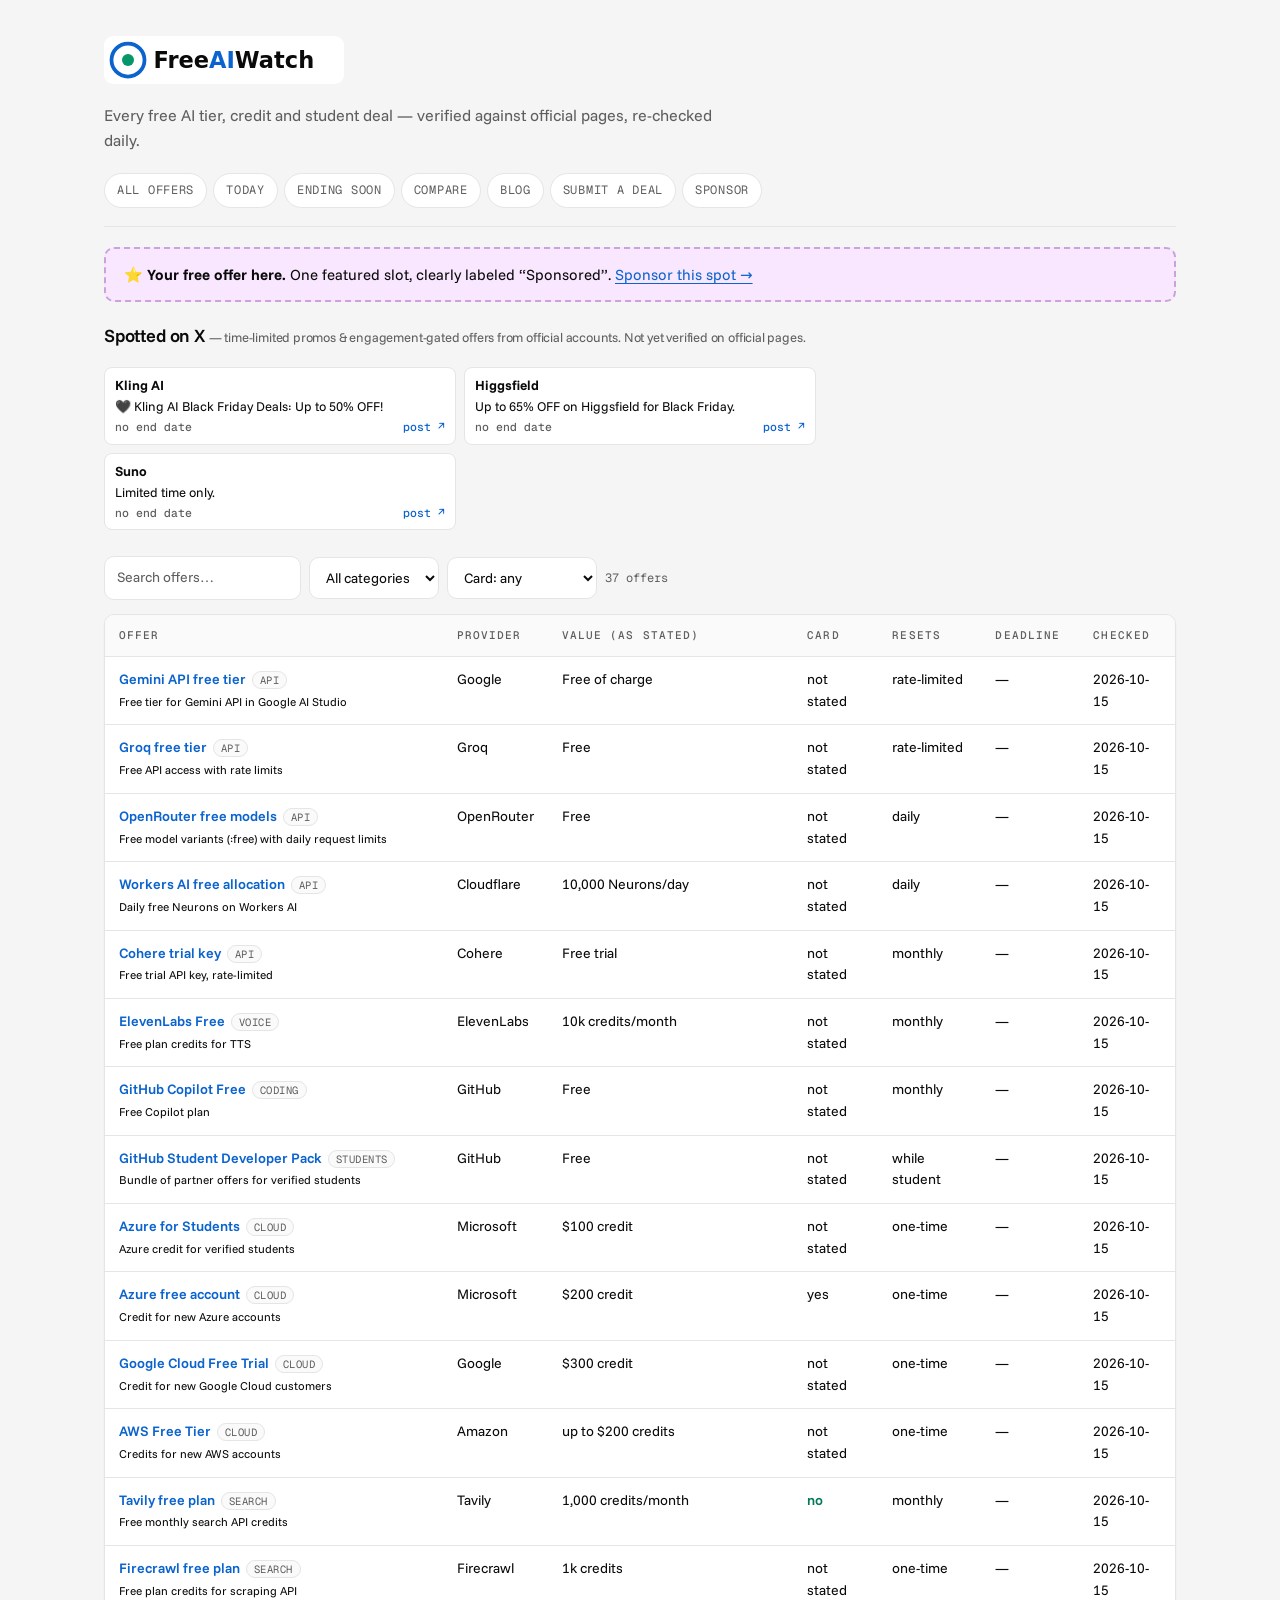
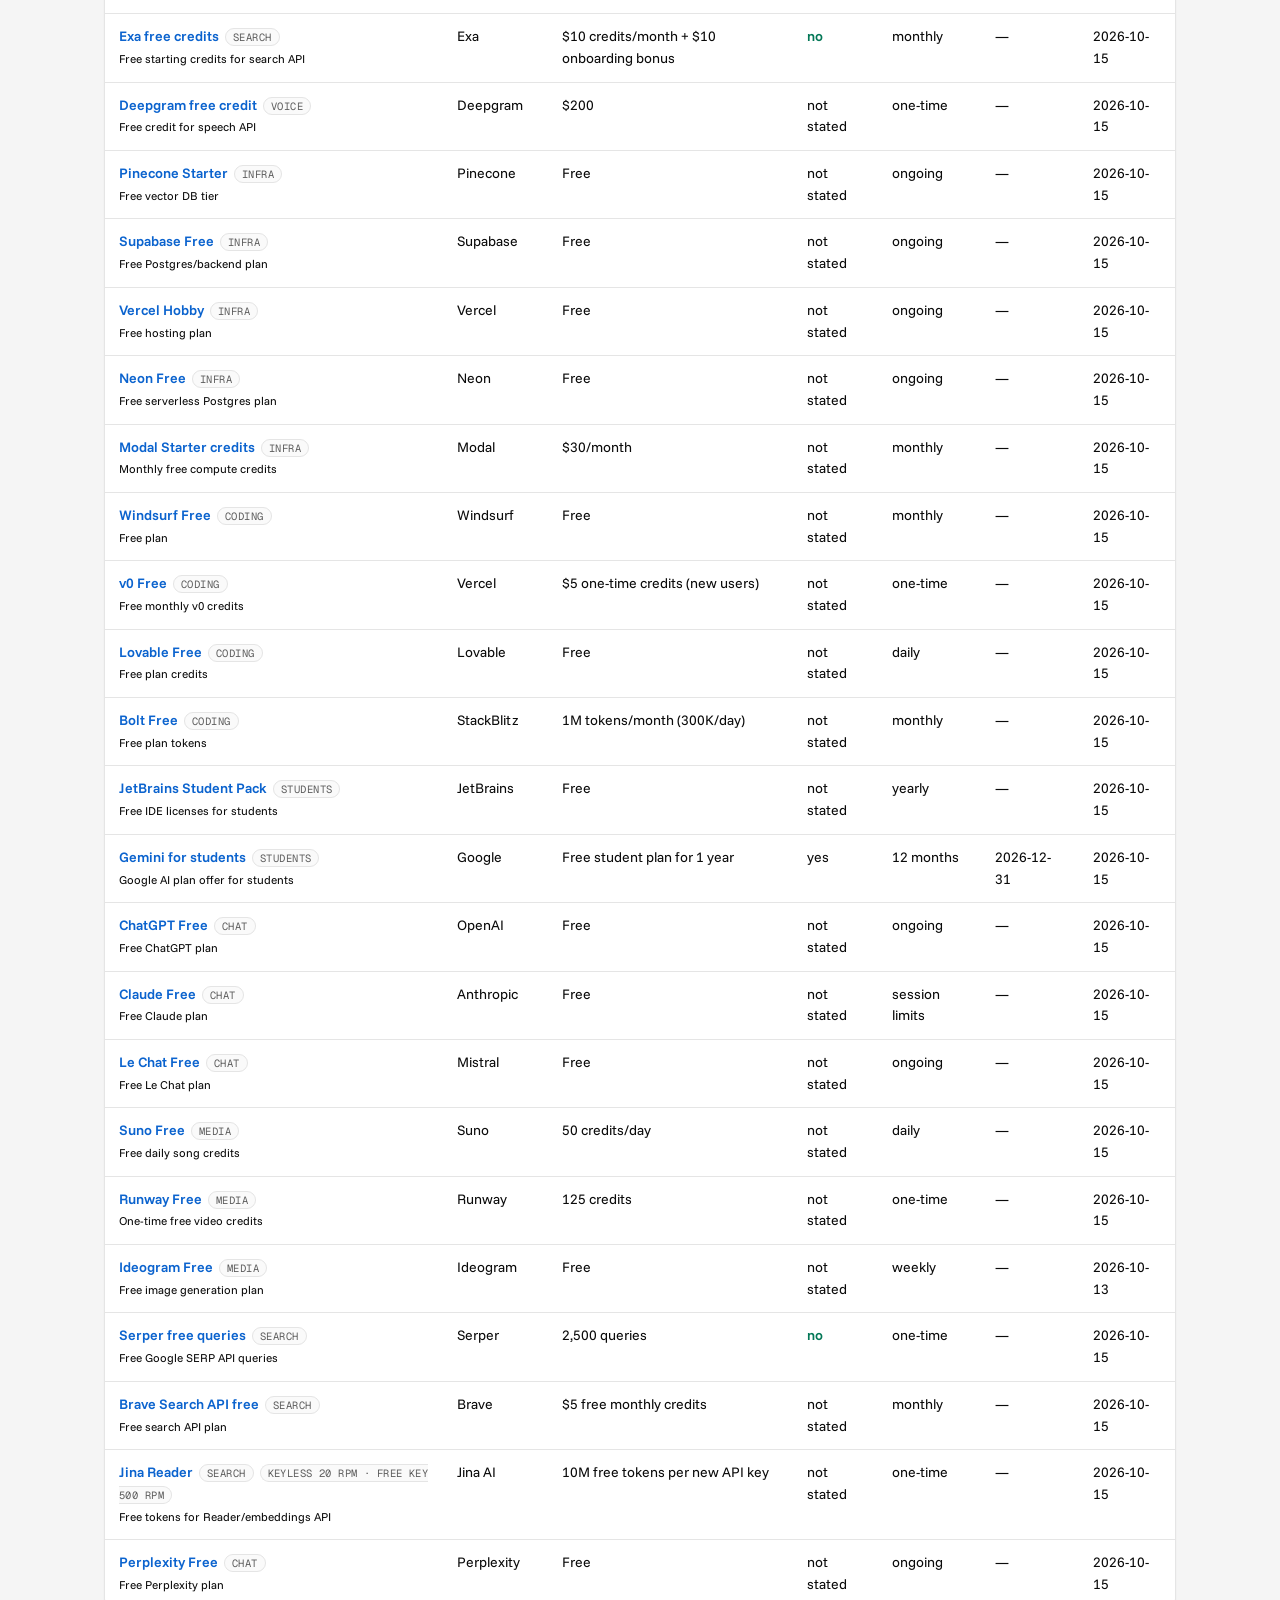
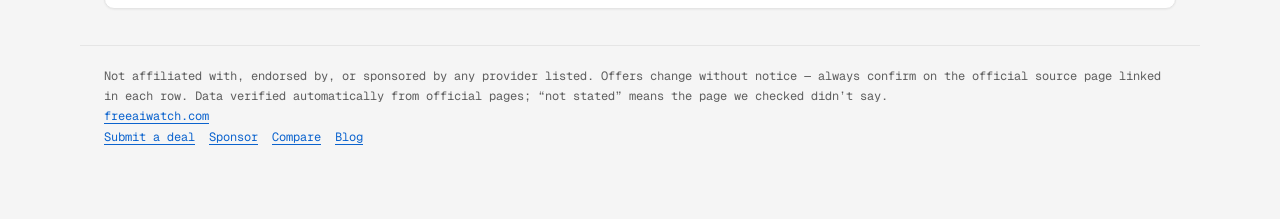
<file: index.html>
<!doctype html><html lang="en"><head><meta charset="utf-8"><meta name="viewport" content="width=device-width,initial-scale=1">
<title>FreeAIWatch — every free AI tier, credit & deal, checked daily</title>
<meta name="description" content="Every free AI tier, API credit and student deal, verified against official pages and re-checked daily.">
<link rel="icon" href="/site/favicon.svg" type="image/svg+xml"><link rel="canonical" href="https://freeaiwatch.com/">
<meta property="og:type" content="website"><meta property="og:url" content="https://freeaiwatch.com/"><meta property="og:title" content="FreeAIWatch — free AI, checked daily">
<meta property="og:description" content="Every free AI tier, API credit and student deal, verified against official pages and re-checked daily."><meta property="og:image" content="https://freeaiwatch.com/site/og.png">
<meta name="twitter:card" content="summary_large_image"><meta name="twitter:image" content="https://freeaiwatch.com/site/og.png"><link rel="preconnect" href="https://fonts.googleapis.com"><link rel="preconnect" href="https://fonts.gstatic.com" crossorigin><link rel="stylesheet" href="https://fonts.googleapis.com/css2?family=Funnel+Sans:wght@400;500;600;700&family=Geist+Mono:wght@400;500;600&display=swap"><link rel="stylesheet" href="/site/style.css"></head><body>
<header><h1><img src="/site/logo.svg" alt="FreeAIWatch" height="48"></h1><p>Every free AI tier, credit and student deal — verified against official pages, re-checked daily.</p>
<nav><a href="#all" class="on">All offers</a><a href="#today">Today</a><a href="#ending">Ending soon</a><a href="/compare">Compare</a><a href="/blog">Blog</a><a href="/submit">Submit a deal</a><a href="/sponsor">Sponsor</a></nav></header>
<aside class="sponsor-slot">⭐ <b>Your free offer here.</b> One featured slot, clearly labeled “Sponsored”. <a href="/sponsor">Sponsor this spot →</a></aside>
<main>
<section id="all"><div id="xspotted" hidden><h2>Spotted on X <small class="muted">— time-limited promos & engagement-gated offers from official accounts. Not yet verified on official pages.</small></h2><div class="xscroll"><button class="xnav prev" type="button" aria-label="Scroll left" hidden>‹</button><ul id="xlist" class="xlist" tabindex="0" aria-label="Spotted on X deals"></ul><button class="xnav next" type="button" aria-label="Scroll right" hidden>›</button></div></div><div class="filters"><input id="q" placeholder="Search offers…"><select id="cat"><option value="">All categories</option></select>
<select id="card"><option value="">Card: any</option><option value="no">No card required</option></select><span id="count"></span></div>
<table><thead><tr><th>Offer</th><th>Provider</th><th>Value (as stated)</th><th>Card</th><th>Resets</th><th>Deadline</th><th>Checked</th></tr></thead><tbody id="rows"></tbody></table></section>
<section id="today" hidden><h2>Today’s changes</h2><ul id="feed"></ul></section>
<section id="ending" hidden><h2>Ending soon</h2><ul id="soon"></ul></section>

<!--SIGNUP-->
</main>
<!--SIGNUP-FOOTER--><footer>Not affiliated with, endorsed by, or sponsored by any provider listed. Offers change without notice — always confirm on the official source page linked in each row. Data verified automatically from official pages; “not stated” means the page we checked didn’t say. <br><a href="https://freeaiwatch.com">freeaiwatch.com</a><br><span class="footer-links"><a href="/submit">Submit a deal</a><a href="/sponsor">Sponsor</a><a href="/compare">Compare</a><a href="/blog">Blog</a></span></footer>
<script src="/site/app.js"></script></body></html>
</file>
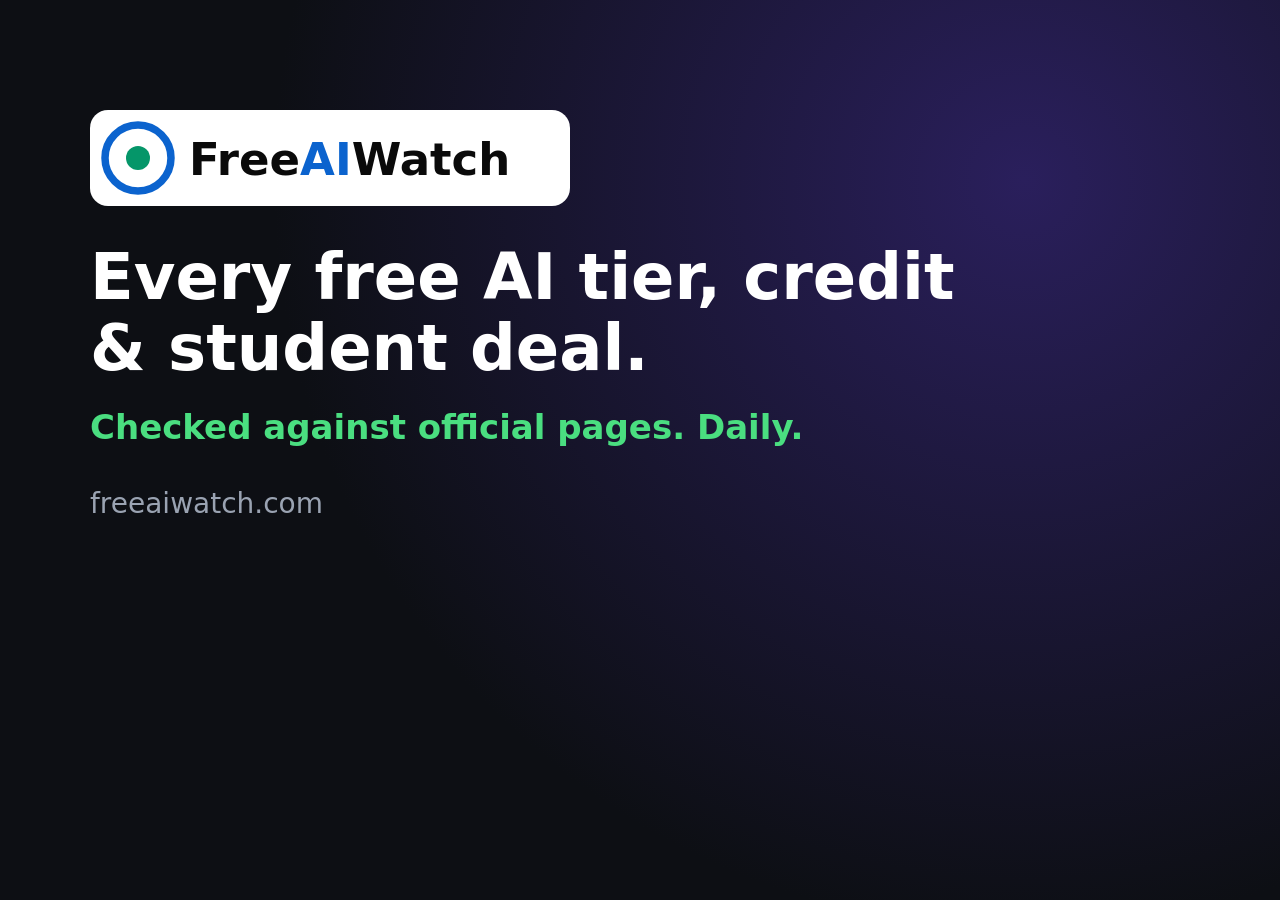
<file: site/og.html>
<html><body style="margin:0;width:1200px;height:630px;background:radial-gradient(circle at 80% 20%,#2a1f5c,#0d0f14 60%);font-family:system-ui,sans-serif;color:#fff;display:flex;flex-direction:column;justify-content:center;padding:0 90px;box-sizing:border-box">
<img src="logo.svg" style="height:96px;width:auto;align-self:flex-start">
<div style="font-size:64px;font-weight:800;line-height:1.1;margin-top:36px">Every free AI tier, credit<br>&amp; student deal.</div>
<div style="font-size:34px;color:#4ade80;margin-top:24px;font-weight:600">Checked against official pages. Daily.</div>
<div style="font-size:28px;color:#9aa3b2;margin-top:40px">freeaiwatch.com</div></body></html>
</file>
<file: site/style.css>
/* FreeAIWatch theme — neutral grayscale base + one clear blue accent; Funnel Sans (UI) + Geist Mono (labels, numbers). */
:root,[data-theme=light]{--bg:#F5F5F5;--surface:#FFFFFF;--surface-2:#FAFAFA;--text:#0A0A0A;--muted:#5E5E5E;--border:#E5E5E5;--primary:#0A0A0A;--on-primary:#FFFFFF;--link:#0B63CE;--accent-bg:#EEF4FB;--success:#047857;--badge-bg:#FEF3C7;--badge-text:#92400E;--sponsor-bg:#F9E6FF;--sponsor-border:#C9A3D9;--logo-ring:#0B63CE;--logo-dot:#059669;--shadow:0 1px 2px rgba(0,0,0,.05);color-scheme:light}
[data-theme=dark]{--bg:#0A0A0A;--surface:#141414;--surface-2:#1A1A1A;--text:#FAFAFA;--muted:#A1A1A1;--border:#2A2A2A;--primary:#FAFAFA;--on-primary:#0A0A0A;--link:#5AABFF;--accent-bg:#0B1724;--success:#34D399;--badge-bg:#3A2E0B;--badge-text:#FCD34D;--sponsor-bg:#2A1A2E;--sponsor-border:#6B4A75;--logo-ring:#5AABFF;--logo-dot:#34D399;--shadow:none;color-scheme:dark}
*{box-sizing:border-box}
body{margin:0;font:400 15px/1.55 "Funnel Sans",system-ui,-apple-system,"Segoe UI",sans-serif;background:var(--bg);color:var(--text);-webkit-font-smoothing:antialiased;transition:background .2s,color .2s}
.mono,th,.tag,.badge,#count,nav a,footer,.signup small,.muted small{font-family:"Geist Mono",ui-monospace,SFMono-Regular,Menlo,monospace}
header{padding:36px 24px 0;max-width:1120px;margin:auto}h1{margin:0;font-size:28px}h2{font-weight:600;letter-spacing:-.01em}
header p{color:var(--muted);margin:8px 0 20px;font-size:16px;max-width:640px}
.logo{display:inline-flex;align-items:center;gap:10px;color:var(--text);text-decoration:none;font-weight:700;font-size:26px;letter-spacing:-.03em}.logo svg{width:36px;height:36px}.logo em{font-style:normal;color:var(--link)}
nav{display:flex;align-items:center;flex-wrap:wrap;gap:6px;padding-bottom:18px;border-bottom:1px solid var(--border)}
nav a{color:var(--muted);text-decoration:none;font-size:12px;letter-spacing:.06em;text-transform:uppercase;padding:7px 12px;border:1px solid var(--border);border-radius:999px;background:var(--surface)}
nav a:hover{color:var(--text);border-color:var(--muted)}nav a.on{color:var(--on-primary);background:var(--primary);border-color:var(--primary)}
.theme-toggle{margin-left:auto;background:var(--surface);color:var(--text);border:1px solid var(--border);border-radius:8px;width:36px;height:36px;padding:0;display:inline-flex;align-items:center;justify-content:center;font-size:16px;cursor:pointer}
.theme-toggle:hover{background:var(--surface-2)}.theme-toggle:focus-visible,button:focus-visible,input:focus-visible,select:focus-visible,a:focus-visible{outline:2px solid var(--link);outline-offset:2px}
[data-theme=light] .theme-toggle .moon,[data-theme=dark] .theme-toggle .sun{display:inline}.theme-toggle .sun,.theme-toggle .moon{display:none}
main,aside{max-width:1120px;margin:auto;padding:0 24px}
.sponsor-slot{margin:20px auto;background:var(--sponsor-bg);border:2px dashed var(--sponsor-border);color:var(--text);padding:14px 18px;border-radius:10px;max-width:1072px}
a{color:var(--link);text-underline-offset:3px}.filters{display:flex;gap:8px;margin:20px 0 14px;align-items:center;flex-wrap:wrap}
input,select{background:var(--surface);color:var(--text);border:1px solid var(--border);border-radius:10px;padding:10px 12px;font:inherit;font-size:14px}input::placeholder{color:var(--muted)}
button{background:var(--primary);color:var(--on-primary);border:0;border-radius:10px;padding:10px 16px;font:inherit;font-size:14px;font-weight:600;cursor:pointer}button:hover{opacity:.9}
#count{color:var(--muted);font-size:12px}
table{width:100%;border-collapse:separate;border-spacing:0;background:var(--surface);border:1px solid var(--border);border-radius:10px;overflow:hidden;box-shadow:var(--shadow)}
th,td{text-align:left;padding:12px 14px;border-bottom:1px solid var(--border);vertical-align:top}tr:last-child td{border-bottom:0}td{font-size:14px}
th{color:var(--muted);font-weight:500;font-size:11px;text-transform:uppercase;letter-spacing:.1em;background:var(--surface-2)}tbody tr:hover{background:var(--accent-bg)}
td a{font-weight:600;text-decoration:none}td a:hover{text-decoration:underline}
.tag{font-size:10.5px;letter-spacing:.04em;background:var(--surface-2);border:1px solid var(--border);padding:1px 7px;border-radius:999px;color:var(--muted);margin-left:6px;text-transform:uppercase}
.no{color:var(--success);font-weight:600}li{margin:8px 0}
.signup{margin:36px 0;padding:22px;background:var(--surface);border:1px solid var(--border);border-radius:12px;display:flex;gap:10px;align-items:center;flex-wrap:wrap;box-shadow:var(--shadow)}
.signup b{font-weight:600;width:100%}.signup input[type=email]{flex:1;min-width:220px}
footer{max-width:1120px;margin:36px auto;padding:20px 24px 36px;color:var(--muted);font-size:12px;line-height:1.7;border-top:1px solid var(--border)}
.signup .hp{position:absolute;left:-9999px;width:1px;height:1px;overflow:hidden}.signup .msg{color:var(--muted);font-size:13px;width:100%}
.signup small{color:var(--muted);width:100%;font-size:11px}th.sort{cursor:pointer;user-select:none}th.sort:hover{color:var(--text)}
.badge{font-size:11px;background:var(--badge-bg);color:var(--badge-text);padding:2px 8px;border-radius:6px;margin-left:8px;font-weight:600;letter-spacing:.04em;text-transform:uppercase}
article{max-width:720px}article h1{font-size:34px;letter-spacing:-.02em;line-height:1.15}article h2{margin-top:30px}.post-list li{margin:0 0 10px;padding:14px 16px;background:var(--surface);border:1px solid var(--border);border-radius:10px;list-style:none}.post-list{padding:0}.muted{color:var(--muted)}
.xbadge{background:var(--accent-bg);color:var(--link);border:1px solid var(--border)}.xscroll{position:relative;margin:8px 0 16px}.xlist{padding:2px 0 6px;margin:0;display:grid;grid-auto-flow:column;grid-template-rows:repeat(2,auto);grid-auto-columns:calc((100% - 16px)/3);gap:8px;overflow-x:auto;scroll-snap-type:x mandatory;overscroll-behavior-x:contain;-webkit-overflow-scrolling:touch;scrollbar-width:thin;scroll-padding:0}.xlist .xcard{scroll-snap-align:start}.xlist:focus-visible{outline:2px solid var(--link);outline-offset:2px}.xscroll::before,.xscroll::after{content:"";position:absolute;top:0;bottom:6px;width:36px;pointer-events:none;opacity:0;transition:opacity .2s;z-index:1}.xscroll::before{left:0;background:linear-gradient(to right,var(--bg),transparent)}.xscroll::after{right:0;background:linear-gradient(to left,var(--bg),transparent)}.xscroll.more-l::before,.xscroll.more-r::after{opacity:1}.xnav{position:absolute;top:50%;transform:translateY(-50%);z-index:2;width:28px;height:28px;border-radius:50%;border:1px solid var(--border);background:var(--surface);color:var(--text);font-size:18px;line-height:1;cursor:pointer;box-shadow:var(--shadow);display:flex;align-items:center;justify-content:center;padding:0}.xnav[hidden]{display:none}.xnav:disabled{opacity:0;pointer-events:none}.xnav.prev{left:-10px}.xnav.next{right:-10px}.xnav:hover{border-color:var(--link);color:var(--link)}@media(max-width:700px){.xlist{grid-template-rows:auto;grid-auto-columns:80%}.xnav{display:none!important}}.xcard{list-style:none;margin:0;padding:8px 10px;background:var(--surface);border:1px solid var(--border);border-radius:8px;line-height:1.35;font-size:13px;display:flex;flex-direction:column;gap:4px}.xtop{display:flex;align-items:center;gap:6px;justify-content:space-between}.xbrand{font-size:13.5px;white-space:nowrap;overflow:hidden;text-overflow:ellipsis}.xtag{font:500 10px/1.4 "Geist Mono",monospace;padding:1px 5px;border:1px solid var(--border);border-radius:4px;color:var(--muted);white-space:nowrap}.xdeal{margin:0;color:var(--text);flex:1}.xfoot{display:flex;justify-content:space-between;align-items:center;font:500 11.5px/1.4 "Geist Mono",monospace}.xleft{color:var(--muted)}.xleft.urgent{color:var(--link);font-weight:600}.xfoot a{color:var(--link);text-decoration:none}.xfoot a:hover{text-decoration:underline}#xspotted h2{font-size:18px}#xspotted h2 small{font-size:13px;font-weight:400}
.xcard .badge{margin-left:0;margin-right:6px}.xcard .tag{margin-left:0;white-space:nowrap}
.narrow{max-width:820px}.eyebrow{font-family:"Geist Mono",ui-monospace,monospace;font-size:11px;letter-spacing:.12em;text-transform:uppercase;color:var(--muted);margin:28px 0 6px}
.page-title{font-size:32px;letter-spacing:-.02em;margin:0 0 10px}.lead{font-size:16px;max-width:680px}.small{font-size:12px}h3{margin:32px 0 12px;font-size:18px}h4{margin:2px 0 10px;font-size:16px}
.card{background:var(--surface);border:1px solid var(--border);border-radius:12px;box-shadow:var(--shadow)}.form{padding:22px;display:grid;gap:14px}
.form label{display:grid;gap:6px;font-weight:500;font-size:14px}.form textarea{background:var(--surface);color:var(--text);border:1px solid var(--border);border-radius:10px;padding:10px 12px;font:inherit;font-size:14px;resize:vertical}
.form .hp{position:absolute;left:-9999px;width:1px;height:1px;overflow:hidden}.form button{justify-self:start}.req{color:var(--badge-text)}.row2{display:grid;grid-template-columns:1fr 1fr;gap:14px}@media(max-width:640px){.row2{grid-template-columns:1fr}}
.msg{margin:0;font-size:14px;color:var(--muted)}.msg.ok{color:var(--success)}.msg.err{color:var(--badge-text)}
.stats{display:grid;grid-template-columns:repeat(3,1fr);gap:10px}.stat{background:var(--surface-2);border:1px solid var(--border);border-radius:10px;padding:12px 14px;display:grid;gap:4px}
.stat-label{font-size:12px;color:var(--muted)}.stat-value{font-size:24px;font-weight:600;letter-spacing:-.01em}
.tiers{display:grid;grid-template-columns:repeat(auto-fit,minmax(230px,1fr));gap:12px}.tier{background:var(--surface);border:1px solid var(--border);border-radius:12px;padding:16px;box-shadow:var(--shadow)}.tier .eyebrow{margin:0 0 4px}
.tier ul{padding-left:18px;font-size:14px;color:var(--muted)}.tier li{margin:4px 0}.preview{font-size:13px;background:var(--surface-2);border:1px solid var(--border);border-radius:8px;padding:10px 12px}.preview .badge{margin-left:0}
.banner-prev{background:var(--sponsor-bg);border:1px dashed var(--sponsor-border)}.price{font-family:"Geist Mono",ui-monospace,monospace;font-size:13px;margin:8px 0 0}.footer-links a{margin-right:14px}
.stat-value.small{font-size:14px;font-weight:500;line-height:1.35}.founding .price b{font-size:22px}
</file>
